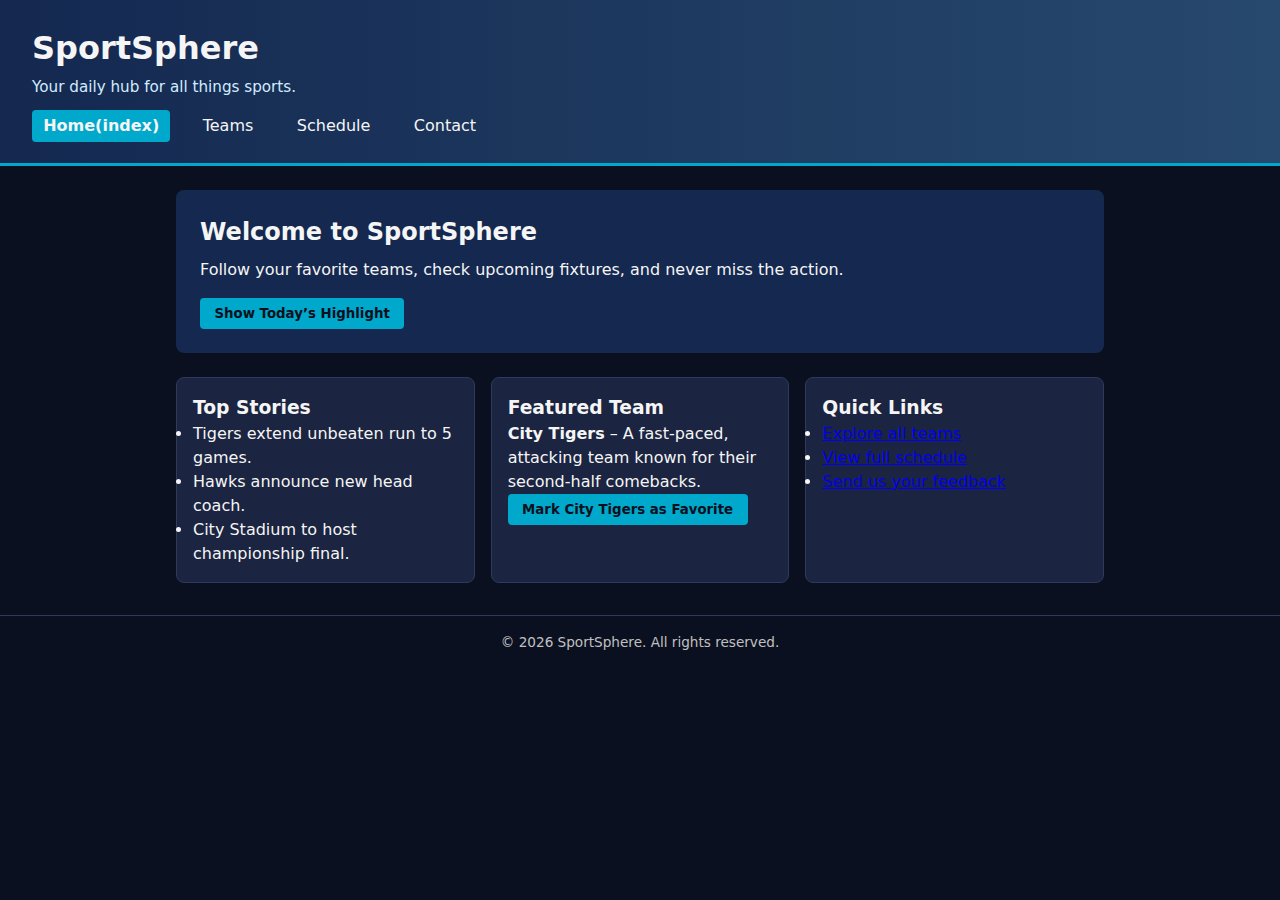
<file: index.html>
<!DOCTYPE html>
<html lang="en">
<head>
    <meta charset="UTF-8" />
    <title>SportSphere | Home</title>
    <link rel="stylesheet" href="styles.css" />
    <script defer src="script.js"></script>
</head>
<body>
<header>
    <h1>SportSphere</h1>
    <p class="tagline">Your daily hub for all things sports.</p>
    <nav>
        <a href="index.html" class="active">Home(index)</a>
        <a href="teams.html">Teams</a>
        <a href="schedule.html">Schedule</a>
        <a href="contact.html">Contact</a>
    </nav>
</header>

<main>
    <section class="hero">
        <h2>Welcome to SportSphere</h2>
        <p>
            Follow your favorite teams, check upcoming fixtures, and never miss the action.
        </p>
        <button id="hero-cta-btn">Show Today’s Highlight</button>
        <p id="hero-highlight" class="highlight-text hidden">
            Today’s highlight: The Tigers face the Hawks at 7:30 PM!
        </p>
    </section>

    <section class="cards">
        <article class="card">
            <h3>Top Stories</h3>
            <ul>
                <li>Tigers extend unbeaten run to 5 games.</li>
                <li>Hawks announce new head coach.</li>
                <li>City Stadium to host championship final.</li>
            </ul>
        </article>

        <article class="card">
            <h3>Featured Team</h3>
            <p><strong>City Tigers</strong> – A fast-paced, attacking team known for their second-half comebacks.</p>
            <button class="favorite-btn" data-team="City Tigers">
                Mark City Tigers as Favorite
            </button>
        </article>

        <article class="card">
            <h3>Quick Links</h3>
            <ul>
                <li><a href="teams.html">Explore all teams</a></li>
                <li><a href="schedule.html">View full schedule</a></li>
                <li><a href="contact.html">Send us your feedback</a></li>
            </ul>
        </article>
    </section>
</main>

<footer>
    <p>&copy; 2026 SportSphere. All rights reserved.</p>
</footer>
</body>
</html>
</file>
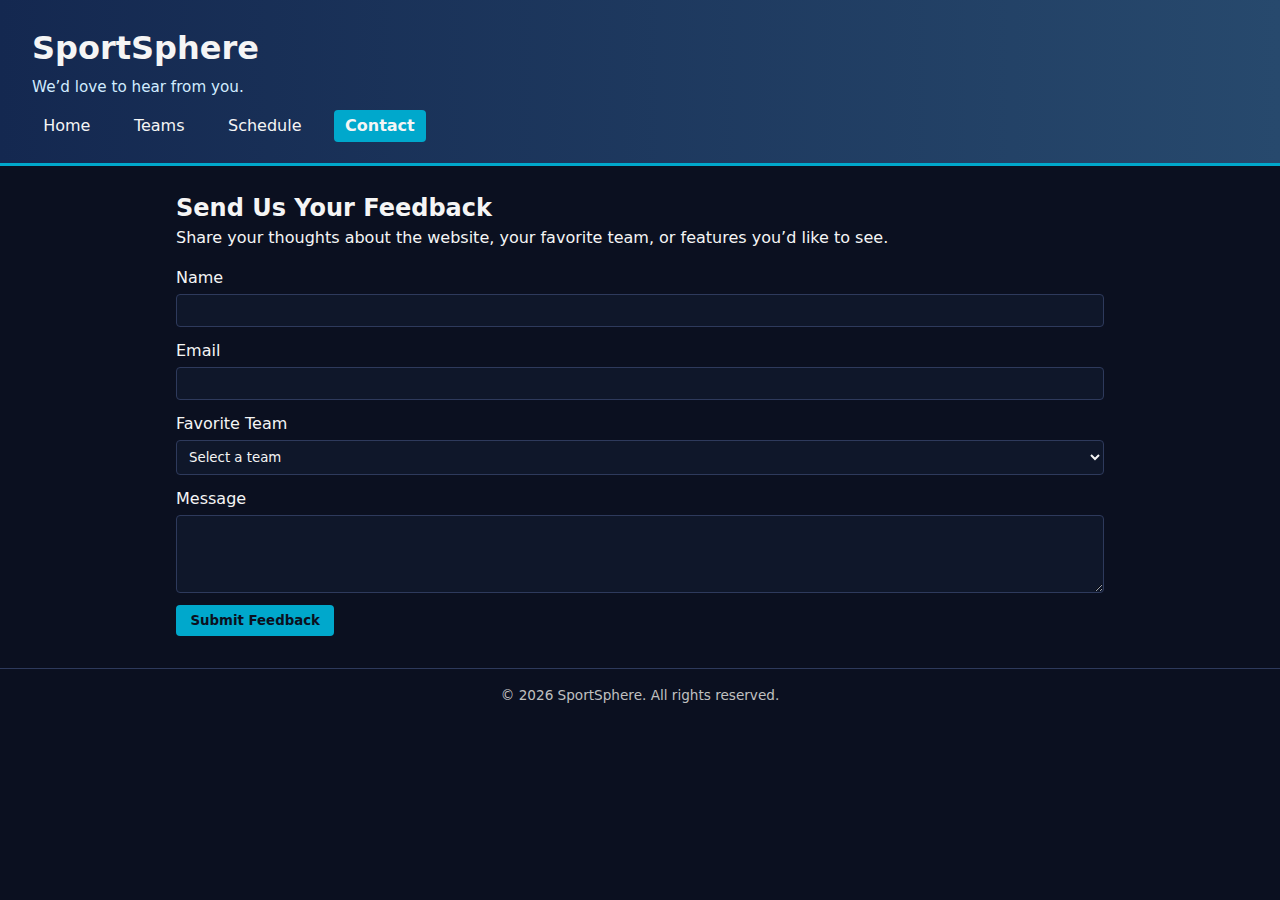
<file: contact.html>
<!DOCTYPE html>
<html lang="en">
<head>
    <meta charset="UTF-8" />
    <title>SportSphere | Contact</title>
    <link rel="stylesheet" href="styles.css" />
    <script defer src="script.js"></script>
</head>
<body>
<header>
    <h1>SportSphere</h1>
    <p class="tagline">We’d love to hear from you.</p>
    <nav>
        <a href="index.html">Home</a>
        <a href="teams.html">Teams</a>
        <a href="schedule.html">Schedule</a>
        <a href="contact.html" class="active">Contact</a>
    </nav>
</header>

<main>
    <section>
        <h2>Send Us Your Feedback</h2>
        <p>
            Share your thoughts about the website, your favorite team, or features you’d like to see.
        </p>
        <form id="contact-form">
            <div class="form-row">
                <label for="name-input">Name</label>
                <input type="text" id="name-input" name="name" required />
            </div>

            <div class="form-row">
                <label for="email-input">Email</label>
                <input type="email" id="email-input" name="email" required />
            </div>

            <div class="form-row">
                <label for="team-select">Favorite Team</label>
                <select id="team-select" name="team">
                    <option value="">Select a team</option>
                    <option value="City Tigers">City Tigers</option>
                    <option value="River Hawks">River Hawks</option>
                    <option value="Mountain Bears">Mountain Bears</option>
                    <option value="Coastal Sharks">Coastal Sharks</option>
                </select>
            </div>

            <div class="form-row">
                <label for="message-input">Message</label>
                <textarea id="message-input" name="message" rows="4" required></textarea>
            </div>

            <button type="submit">Submit Feedback</button>
        </form>

        <p id="contact-success-message" class="highlight-text hidden">
            Thank you for your feedback!
        </p>
    </section>
</main>

<footer>
    <p>&copy; 2026 SportSphere. All rights reserved.</p>
</footer>
</body>
</html>
</file>
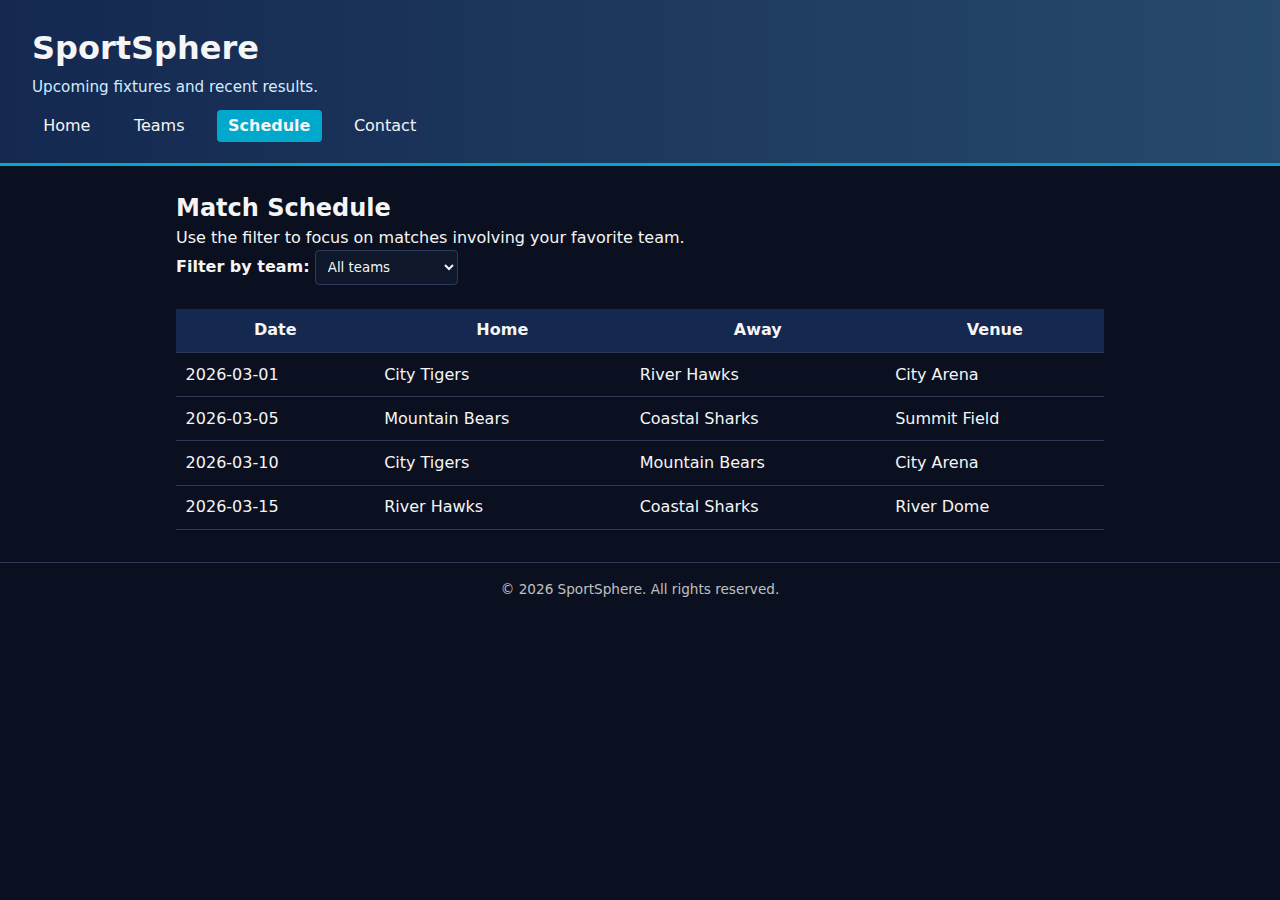
<file: schedule.html>
<!DOCTYPE html>
<html lang="en">
<head>
    <meta charset="UTF-8" />
    <title>SportSphere | Schedule</title>
    <link rel="stylesheet" href="styles.css" />
    <script defer src="script.js"></script>
</head>
<body>
<header>
    <h1>SportSphere</h1>
    <p class="tagline">Upcoming fixtures and recent results.</p>
    <nav>
        <a href="index.html">Home</a>
        <a href="teams.html">Teams</a>
        <a href="schedule.html" class="active">Schedule</a>
        <a href="contact.html">Contact</a>
    </nav>
</header>

<main>
    <section>
        <h2>Match Schedule</h2>
        <p>
            Use the filter to focus on matches involving your favorite team.
        </p>
        <label for="team-filter-select"><strong>Filter by team:</strong></label>
        <select id="team-filter-select">
            <option value="all">All teams</option>
            <option value="City Tigers">City Tigers</option>
            <option value="River Hawks">River Hawks</option>
            <option value="Mountain Bears">Mountain Bears</option>
            <option value="Coastal Sharks">Coastal Sharks</option>
        </select>
    </section>

    <section class="table-section">
        <table id="schedule-table">
            <thead>
                <tr>
                    <th>Date</th>
                    <th>Home</th>
                    <th>Away</th>
                    <th>Venue</th>
                </tr>
            </thead>
            <tbody>
                <tr data-teams="City Tigers, River Hawks">
                    <td>2026-03-01</td>
                    <td>City Tigers</td>
                    <td>River Hawks</td>
                    <td>City Arena</td>
                </tr>
                <tr data-teams="Mountain Bears, Coastal Sharks">
                    <td>2026-03-05</td>
                    <td>Mountain Bears</td>
                    <td>Coastal Sharks</td>
                    <td>Summit Field</td>
                </tr>
                <tr data-teams="City Tigers, Mountain Bears">
                    <td>2026-03-10</td>
                    <td>City Tigers</td>
                    <td>Mountain Bears</td>
                    <td>City Arena</td>
                </tr>
                <tr data-teams="River Hawks, Coastal Sharks">
                    <td>2026-03-15</td>
                    <td>River Hawks</td>
                    <td>Coastal Sharks</td>
                    <td>River Dome</td>
                </tr>
            </tbody>
        </table>
    </section>
</main>

<footer>
    <p>&copy; 2026 SportSphere. All rights reserved.</p>
</footer>
</body>
</html>
</file>
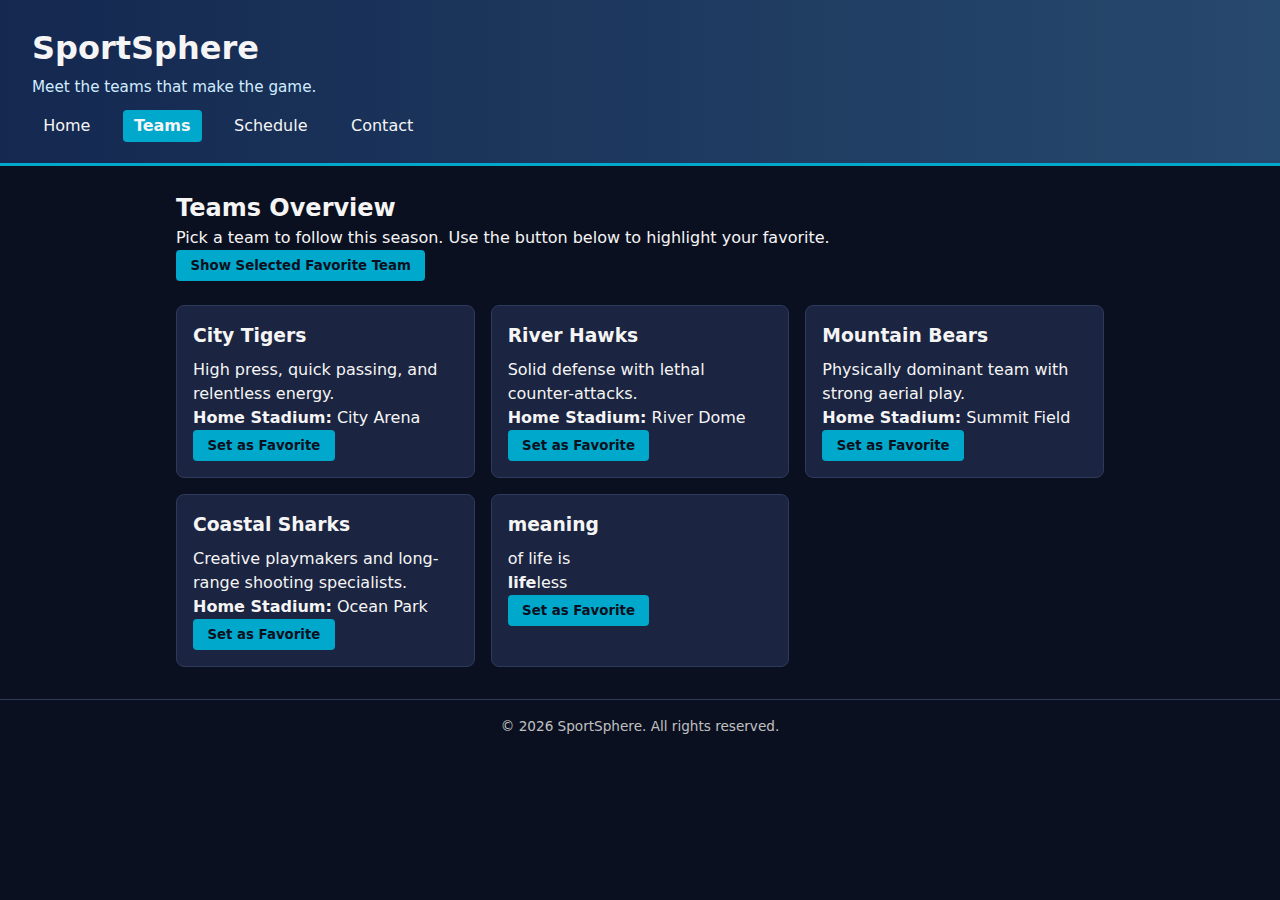
<file: teams.html>
<!DOCTYPE html>
<html lang="en">
<head>
    <meta charset="UTF-8" />
    <title>SportSphere | Teams</title>
    <link rel="stylesheet" href="styles.css" />
    <script defer src="script.js"></script>
</head>
<body>
<header>
    <h1>SportSphere</h1>
    <p class="tagline">Meet the teams that make the game.</p>
    <nav>
        <a href="index.html">Home</a>
        <a href="teams.html" class="active">Teams</a>
        <a href="schedule.html">Schedule</a>
        <a href="contact.html">Contact</a>
    </nav>
</header>

<main>
    <section>
        <h2>Teams Overview</h2>
        <p>
            Pick a team to follow this season. Use the button below to highlight your favorite.
        </p>
        <button id="show-favorite-team-btn">Show Selected Favorite Team</button>
        <p id="favorite-team-display" class="highlight-text hidden"></p>
    </section>

    <section class="cards team-grid">
        <article class="card team-card">
            <h3>City Tigers</h3>
            <p>High press, quick passing, and relentless energy.</p>
            <p><strong>Home Stadium:</strong> City Arena</p>
            <button class="favorite-btn" data-team="City Tigers">
                Set as Favorite
            </button>
        </article>

        <article class="card team-card">
            <h3>River Hawks</h3>
            <p>Solid defense with lethal counter-attacks.</p>
            <p><strong>Home Stadium:</strong> River Dome</p>
            <button class="favorite-btn" data-team="River Hawks">
                Set as Favorite
            </button>
        </article>

        <article class="card team-card">
            <h3>Mountain Bears</h3>
            <p>Physically dominant team with strong aerial play.</p>
            <p><strong>Home Stadium:</strong> Summit Field</p>
            <button class="favorite-btn" data-team="Mountain Bears">
                Set as Favorite
            </button>
        </article>

        <article class="card team-card">
            <h3>Coastal Sharks</h3>
            <p>Creative playmakers and long-range shooting specialists.</p>
            <p><strong>Home Stadium:</strong> Ocean Park</p>
            <button class="favorite-btn" data-team="Coastal Sharks">
                Set as Favorite
            </button>
        </article>
    <article class="card team-card">
            <h3>meaning</h3>
            <p>of life is</p>
            <p><strong>life</strong>less </p>
            <button class="favorite-btn" data-team="meaning">
                Set as Favorite
            </button>
        </article>
    </section>
</main>

<footer>
    <p>&copy; 2026 SportSphere. All rights reserved.</p>
</footer>
</body>
</html>
</file>
<file: styles.css>
/* Basic page layout */
* {
    box-sizing: border-box;
    margin: 0;
    padding: 0;
    font-family: system-ui, -apple-system, BlinkMacSystemFont, "Segoe UI", sans-serif;
}

body {
    background-color: #0b1020; /* EASY: change background color for a Git exercise */
    color: #f5f5f5;
    line-height: 1.5;
}

header {
    background: linear-gradient(90deg, #142850, #27496d);
    padding: 1.5rem 2rem;
    margin-bottom: 1.5rem;
    border-bottom: 3px solid #00a8cc;
}

h1 {
    font-size: 2rem;
}

.tagline {
    margin-top: 0.25rem;
    font-size: 0.95rem;
    color: #d1ecff;
}

/* Navigation */
nav {
    margin-top: 1rem;
}

nav a {
    color: #f5f5f5;
    text-decoration: none;
    margin-right: 1rem;
    padding: 0.4rem 0.7rem;
    border-radius: 4px;
    transition: background-color 0.2s ease;
}

nav a:hover {
    background-color: #00a8cc;
}

nav a.active {
    background-color: #00a8cc;
    font-weight: bold;
}

/* Main content layout */
main {
    max-width: 960px;
    margin: 0 auto 2rem auto;
    padding: 0 1rem;
}

.hero {
    background-color: #142850;
    padding: 1.5rem;
    border-radius: 8px;
    margin-bottom: 1.5rem;
}

.hero h2 {
    margin-bottom: 0.5rem;
}

.hero button {
    margin-top: 1rem;
}

/* Cards */
.cards {
    display: grid;
    grid-template-columns: repeat(auto-fit, minmax(260px, 1fr));
    gap: 1rem;
}

.card {
    background-color: #1b2440;
    padding: 1rem;
    border-radius: 8px;
    border: 1px solid #2e3a5c;
}

/* Team grid */
.team-grid {
    margin-top: 1.5rem;
}

.team-card h3 {
    margin-bottom: 0.5rem;
}

/* Tables */
.table-section {
    margin-top: 1.5rem;
}

table {
    width: 100%;
    border-collapse: collapse;
    margin-top: 0.75rem;
}

th, td {
    padding: 0.6rem;
    border-bottom: 1px solid #2e3a5c;
}

thead {
    background-color: #142850;
}

/* Form */
form {
    margin-top: 1rem;
}

.form-row {
    margin-bottom: 0.75rem;
    display: flex;
    flex-direction: column;
}

label {
    margin-bottom: 0.25rem;
}

input[type="text"],
input[type="email"],
select,
textarea {
    padding: 0.5rem;
    border-radius: 4px;
    border: 1px solid #2e3a5c;
    background-color: #0f172a;
    color: #f5f5f5;
}

/* Buttons */
button {
    background-color: #00a8cc;
    color: #0b1020;
    border: none;
    padding: 0.5rem 0.9rem;
    border-radius: 4px;
    cursor: pointer;
    font-weight: 600;
}

button:hover {
    background-color: #06c4eb;
}

/* Utility classes */
.highlight-text {
    margin-top: 0.75rem;
    color: #ffdd57;
}

.hidden {
    display: none;
}

/* Footer */
footer {
    text-align: center;
    padding: 1rem 0;
    border-top: 1px solid #2e3a5c;
    font-size: 0.85rem;
    color: #c0c0c0;
}
</file>
